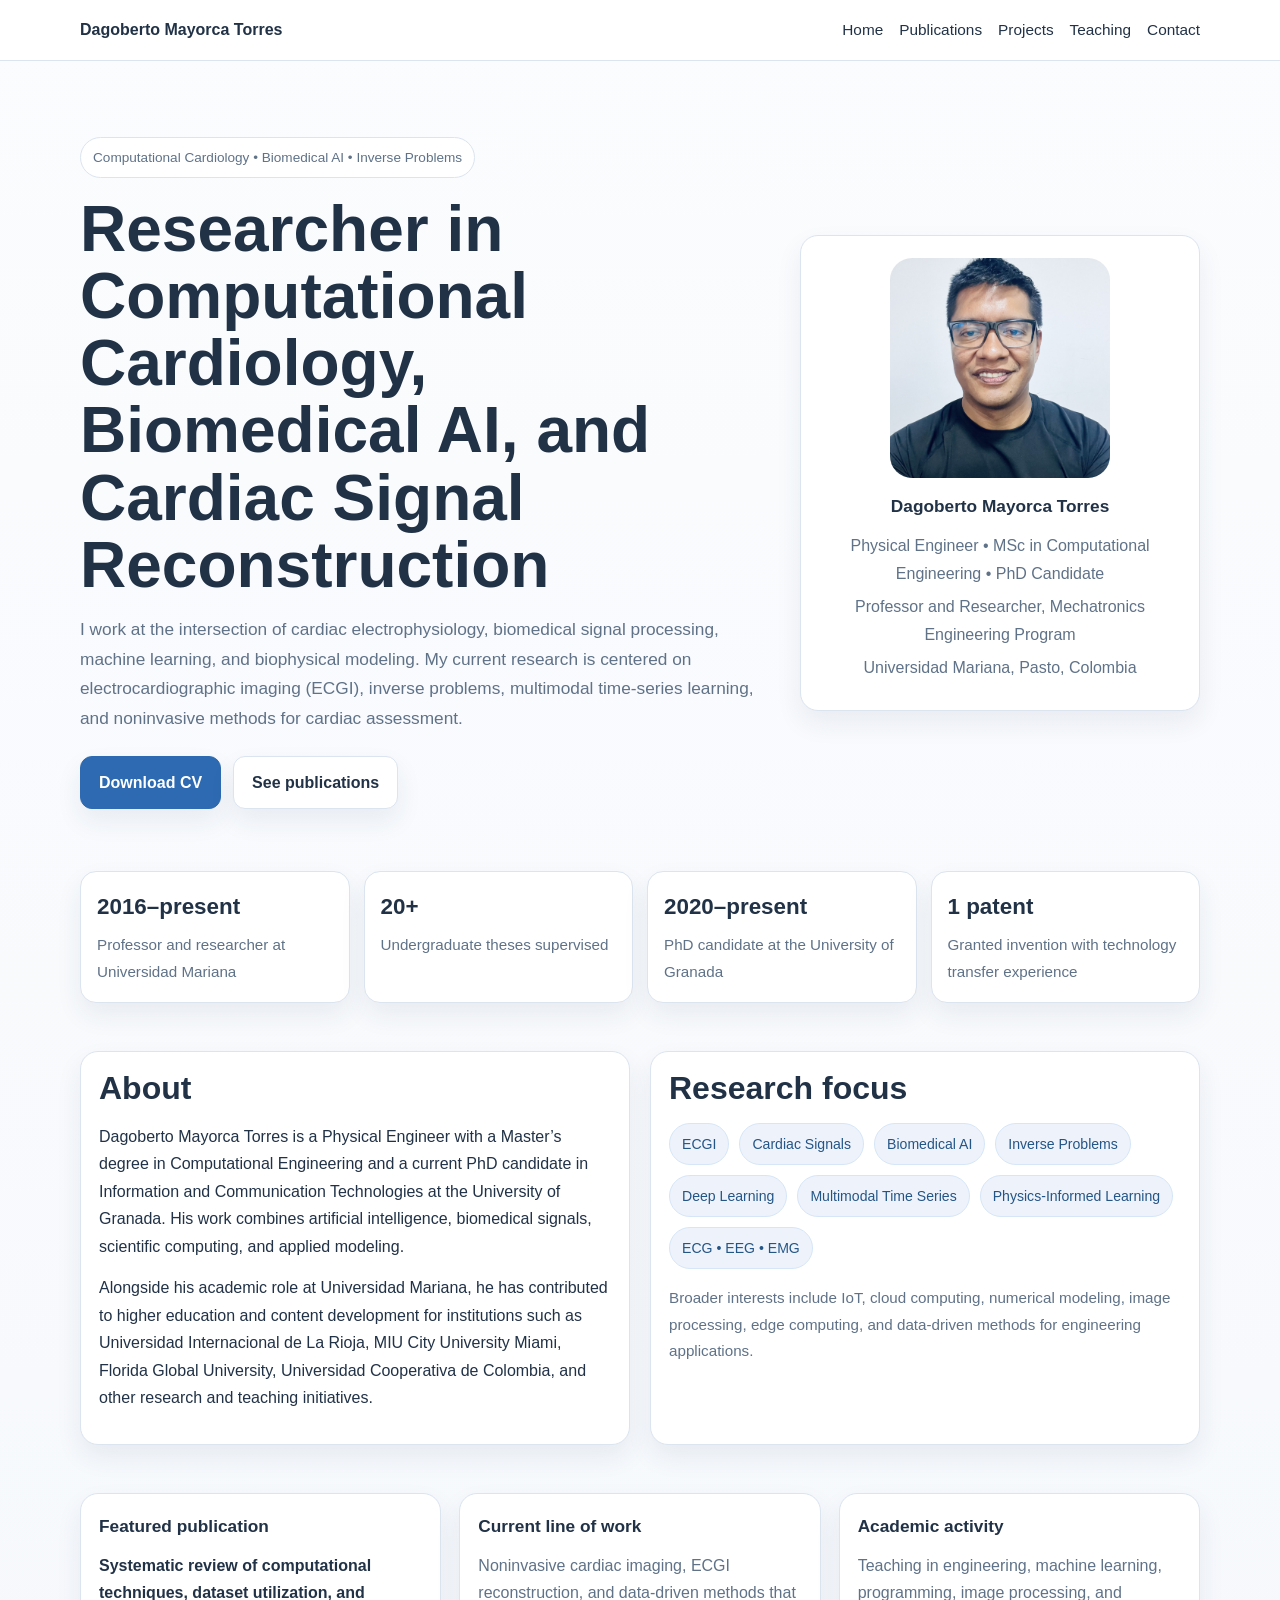
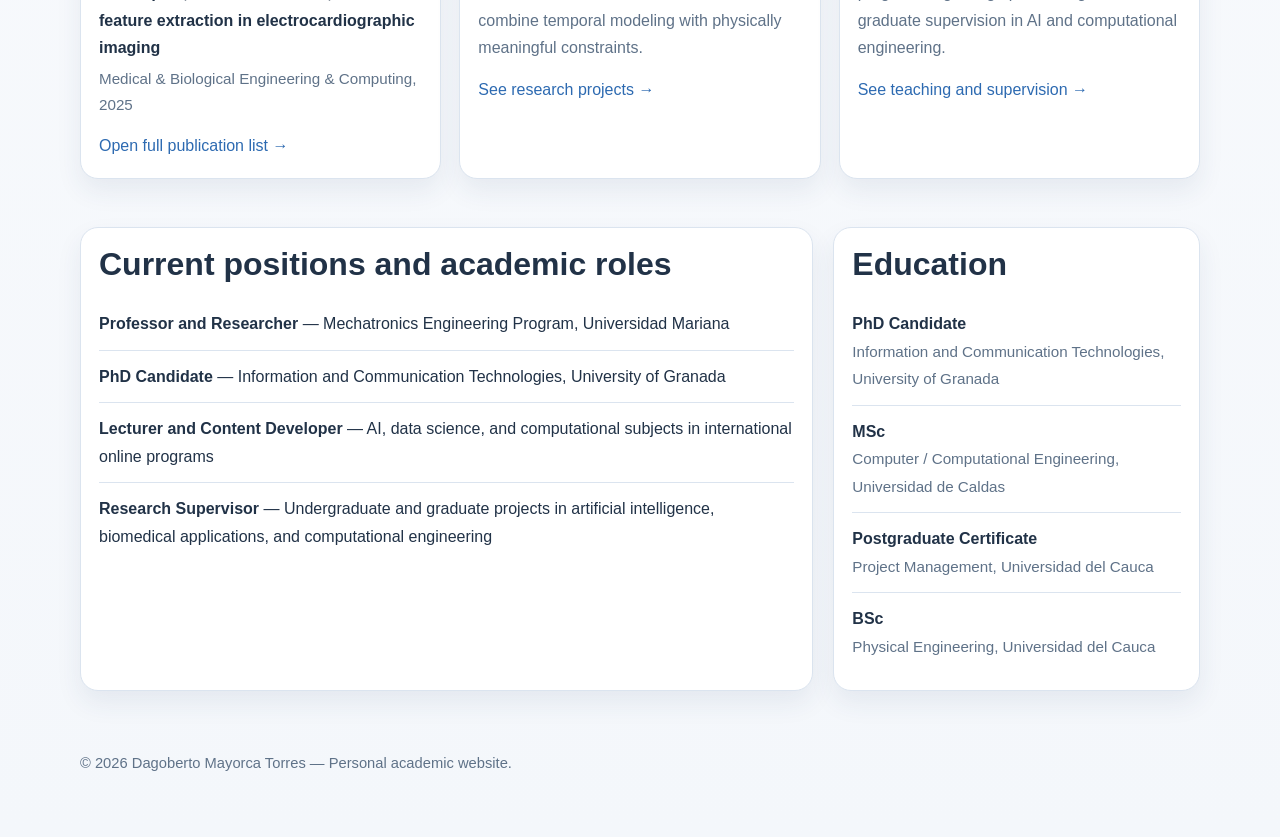
<file: index.html>
<!DOCTYPE html>
<html lang="en">
<head>
  <meta charset="UTF-8" />
  <meta name="viewport" content="width=device-width, initial-scale=1.0" />
  <title>Dagoberto Mayorca Torres | Computational Cardiology & Biomedical AI</title>
  <meta name="description" content="Personal academic website of Dagoberto Mayorca Torres, researcher in computational cardiology, biomedical AI, ECGI, inverse problems, and cardiac signal reconstruction." />
  <link rel="stylesheet" href="style.css" />
</head>
<body>
<header>
  <div class="container nav">
    <div class="brand">Dagoberto Mayorca Torres</div>
    <nav class="nav-links">
      <a href="index.html">Home</a>
      <a href="publications.html">Publications</a>
      <a href="projects.html">Projects</a>
      <a href="teaching.html">Teaching</a>
      <a href="contact.html">Contact</a>
    </nav>
  </div>
</header>

<section class="hero">
  <div class="container hero-grid">
    <div>
      <div class="badge">Computational Cardiology • Biomedical AI • Inverse Problems</div>
      <h1>Researcher in Computational Cardiology, Biomedical AI, and Cardiac Signal Reconstruction</h1>
      <p class="lead">
        I work at the intersection of cardiac electrophysiology, biomedical signal processing,
        machine learning, and biophysical modeling. My current research is centered on electrocardiographic
        imaging (ECGI), inverse problems, multimodal time-series learning, and noninvasive methods for cardiac assessment.
      </p>
      <div class="actions">
        <a class="btn primary" href="CV_Mayorca_Torres_v6.pdf" target="_blank">Download CV</a>
        <a class="btn" href="publications.html">See publications</a>
      </div>
    </div>

    <aside class="card profile-card">
      <img src="profile.jpg" alt="Dagoberto Mayorca Torres" />
      <h3>Dagoberto Mayorca Torres</h3>
      <p>Physical Engineer • MSc in Computational Engineering • PhD Candidate</p>
      <p>Professor and Researcher, Mechatronics Engineering Program</p>
      <p>Universidad Mariana, Pasto, Colombia</p>
    </aside>
  </div>
</section>

<section>
  <div class="container kpis">
    <div class="kpi"><strong>2016–present</strong><span class="muted small">Professor and researcher at Universidad Mariana</span></div>
    <div class="kpi"><strong>20+</strong><span class="muted small">Undergraduate theses supervised</span></div>
    <div class="kpi"><strong>2020–present</strong><span class="muted small">PhD candidate at the University of Granada</span></div>
    <div class="kpi"><strong>1 patent</strong><span class="muted small">Granted invention with technology transfer experience</span></div>
  </div>
</section>

<section>
  <div class="container grid-2">
    <div class="item">
      <h2>About</h2>
      <p>
        Dagoberto Mayorca Torres is a Physical Engineer with a Master’s degree in Computational Engineering and
        a current PhD candidate in Information and Communication Technologies at the University of Granada.
        His work combines artificial intelligence, biomedical signals, scientific computing, and applied modeling.
      </p>
      <p>
        Alongside his academic role at Universidad Mariana, he has contributed to higher education and content development
        for institutions such as Universidad Internacional de La Rioja, MIU City University Miami, Florida Global University,
        Universidad Cooperativa de Colombia, and other research and teaching initiatives.
      </p>
    </div>
    <div class="item">
      <h2>Research focus</h2>
      <div class="taglist">
        <span class="tag">ECGI</span>
        <span class="tag">Cardiac Signals</span>
        <span class="tag">Biomedical AI</span>
        <span class="tag">Inverse Problems</span>
        <span class="tag">Deep Learning</span>
        <span class="tag">Multimodal Time Series</span>
        <span class="tag">Physics-Informed Learning</span>
        <span class="tag">ECG • EEG • EMG</span>
      </div>
      <p class="muted small" style="margin-top:16px;">
        Broader interests include IoT, cloud computing, numerical modeling, image processing,
        edge computing, and data-driven methods for engineering applications.
      </p>
    </div>
  </div>
</section>

<section>
  <div class="container grid-3">
    <div class="item">
      <h3>Featured publication</h3>
      <p class="pub-title">Systematic review of computational techniques, dataset utilization, and feature extraction in electrocardiographic imaging</p>
      <p class="pub-meta">Medical &amp; Biological Engineering &amp; Computing, 2025</p>
      <a href="publications.html">Open full publication list →</a>
    </div>
    <div class="item">
      <h3>Current line of work</h3>
      <p class="muted">Noninvasive cardiac imaging, ECGI reconstruction, and data-driven methods that combine temporal modeling with physically meaningful constraints.</p>
      <a href="projects.html">See research projects →</a>
    </div>
    <div class="item">
      <h3>Academic activity</h3>
      <p class="muted">Teaching in engineering, machine learning, programming, image processing, and graduate supervision in AI and computational engineering.</p>
      <a href="teaching.html">See teaching and supervision →</a>
    </div>
  </div>
</section>

<section>
  <div class="container two-col">
    <div class="item">
      <h2>Current positions and academic roles</h2>
      <ul class="list">
        <li><strong>Professor and Researcher</strong> — Mechatronics Engineering Program, Universidad Mariana</li>
        <li><strong>PhD Candidate</strong> — Information and Communication Technologies, University of Granada</li>
        <li><strong>Lecturer and Content Developer</strong> — AI, data science, and computational subjects in international online programs</li>
        <li><strong>Research Supervisor</strong> — Undergraduate and graduate projects in artificial intelligence, biomedical applications, and computational engineering</li>
      </ul>
    </div>
    <div class="item">
      <h2>Education</h2>
      <ul class="list">
        <li><strong>PhD Candidate</strong><br><span class="muted small">Information and Communication Technologies, University of Granada</span></li>
        <li><strong>MSc</strong><br><span class="muted small">Computer / Computational Engineering, Universidad de Caldas</span></li>
        <li><strong>Postgraduate Certificate</strong><br><span class="muted small">Project Management, Universidad del Cauca</span></li>
        <li><strong>BSc</strong><br><span class="muted small">Physical Engineering, Universidad del Cauca</span></li>
      </ul>
    </div>
  </div>
</section>

<footer>
  <div class="container">© 2026 Dagoberto Mayorca Torres — Personal academic website.</div>
</footer>
</body>
</html>
</file>
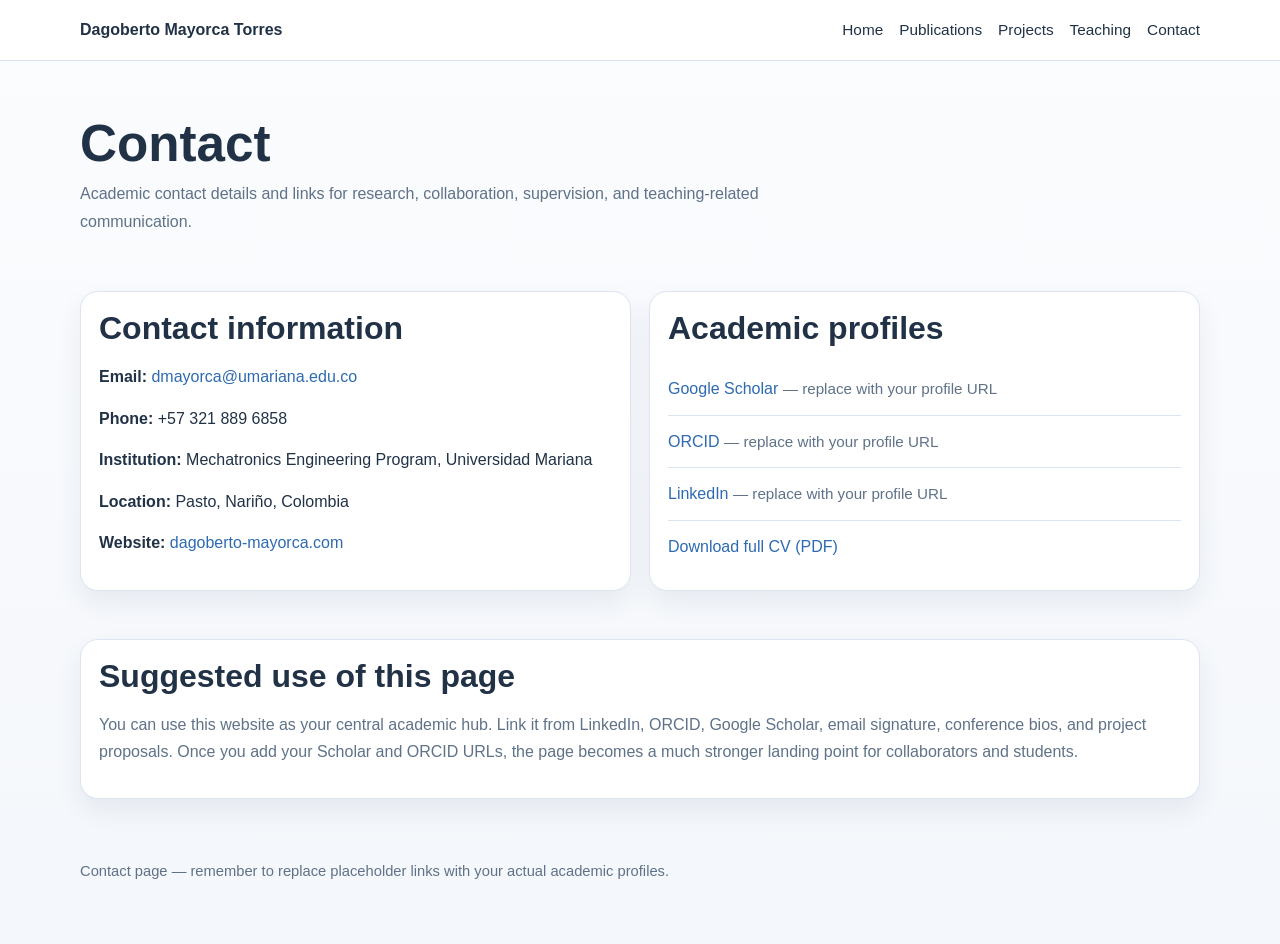
<file: contact.html>
<!DOCTYPE html>
<html lang="en">
<head>
  <meta charset="UTF-8" />
  <meta name="viewport" content="width=device-width, initial-scale=1.0" />
  <title>Contact | Dagoberto Mayorca Torres</title>
  <link rel="stylesheet" href="style.css" />
</head>
<body>
<header>
  <div class="container nav">
    <div class="brand">Dagoberto Mayorca Torres</div>
    <nav class="nav-links">
      <a href="index.html">Home</a>
      <a href="publications.html">Publications</a>
      <a href="projects.html">Projects</a>
      <a href="teaching.html">Teaching</a>
      <a href="contact.html">Contact</a>
    </nav>
  </div>
</header>

<section class="page-header">
  <div class="container">
    <h1>Contact</h1>
    <p class="kicker">Academic contact details and links for research, collaboration, supervision, and teaching-related communication.</p>
  </div>
</section>

<section>
  <div class="container contact-grid">
    <div class="item">
      <h2>Contact information</h2>
      <p><strong>Email:</strong> <a href="mailto:dmayorca@umariana.edu.co">dmayorca@umariana.edu.co</a></p>
      <p><strong>Phone:</strong> +57 321 889 6858</p>
      <p><strong>Institution:</strong> Mechatronics Engineering Program, Universidad Mariana</p>
      <p><strong>Location:</strong> Pasto, Nariño, Colombia</p>
      <p><strong>Website:</strong> <a href="https://dagoberto-mayorca.com">dagoberto-mayorca.com</a></p>
    </div>
    <div class="item">
      <h2>Academic profiles</h2>
      <ul class="list">
        <li><a href="#" target="_blank">Google Scholar</a> <span class="muted small">— replace with your profile URL</span></li>
        <li><a href="#" target="_blank">ORCID</a> <span class="muted small">— replace with your profile URL</span></li>
        <li><a href="#" target="_blank">LinkedIn</a> <span class="muted small">— replace with your profile URL</span></li>
        <li><a href="CV_Mayorca_Torres_v6.pdf" target="_blank">Download full CV (PDF)</a></li>
      </ul>
    </div>
  </div>
</section>

<section>
  <div class="container item">
    <h2>Suggested use of this page</h2>
    <p class="muted">You can use this website as your central academic hub. Link it from LinkedIn, ORCID, Google Scholar, email signature, conference bios, and project proposals. Once you add your Scholar and ORCID URLs, the page becomes a much stronger landing point for collaborators and students.</p>
  </div>
</section>

<footer>
  <div class="container">Contact page — remember to replace placeholder links with your actual academic profiles.</div>
</footer>
</body>
</html>
</file>
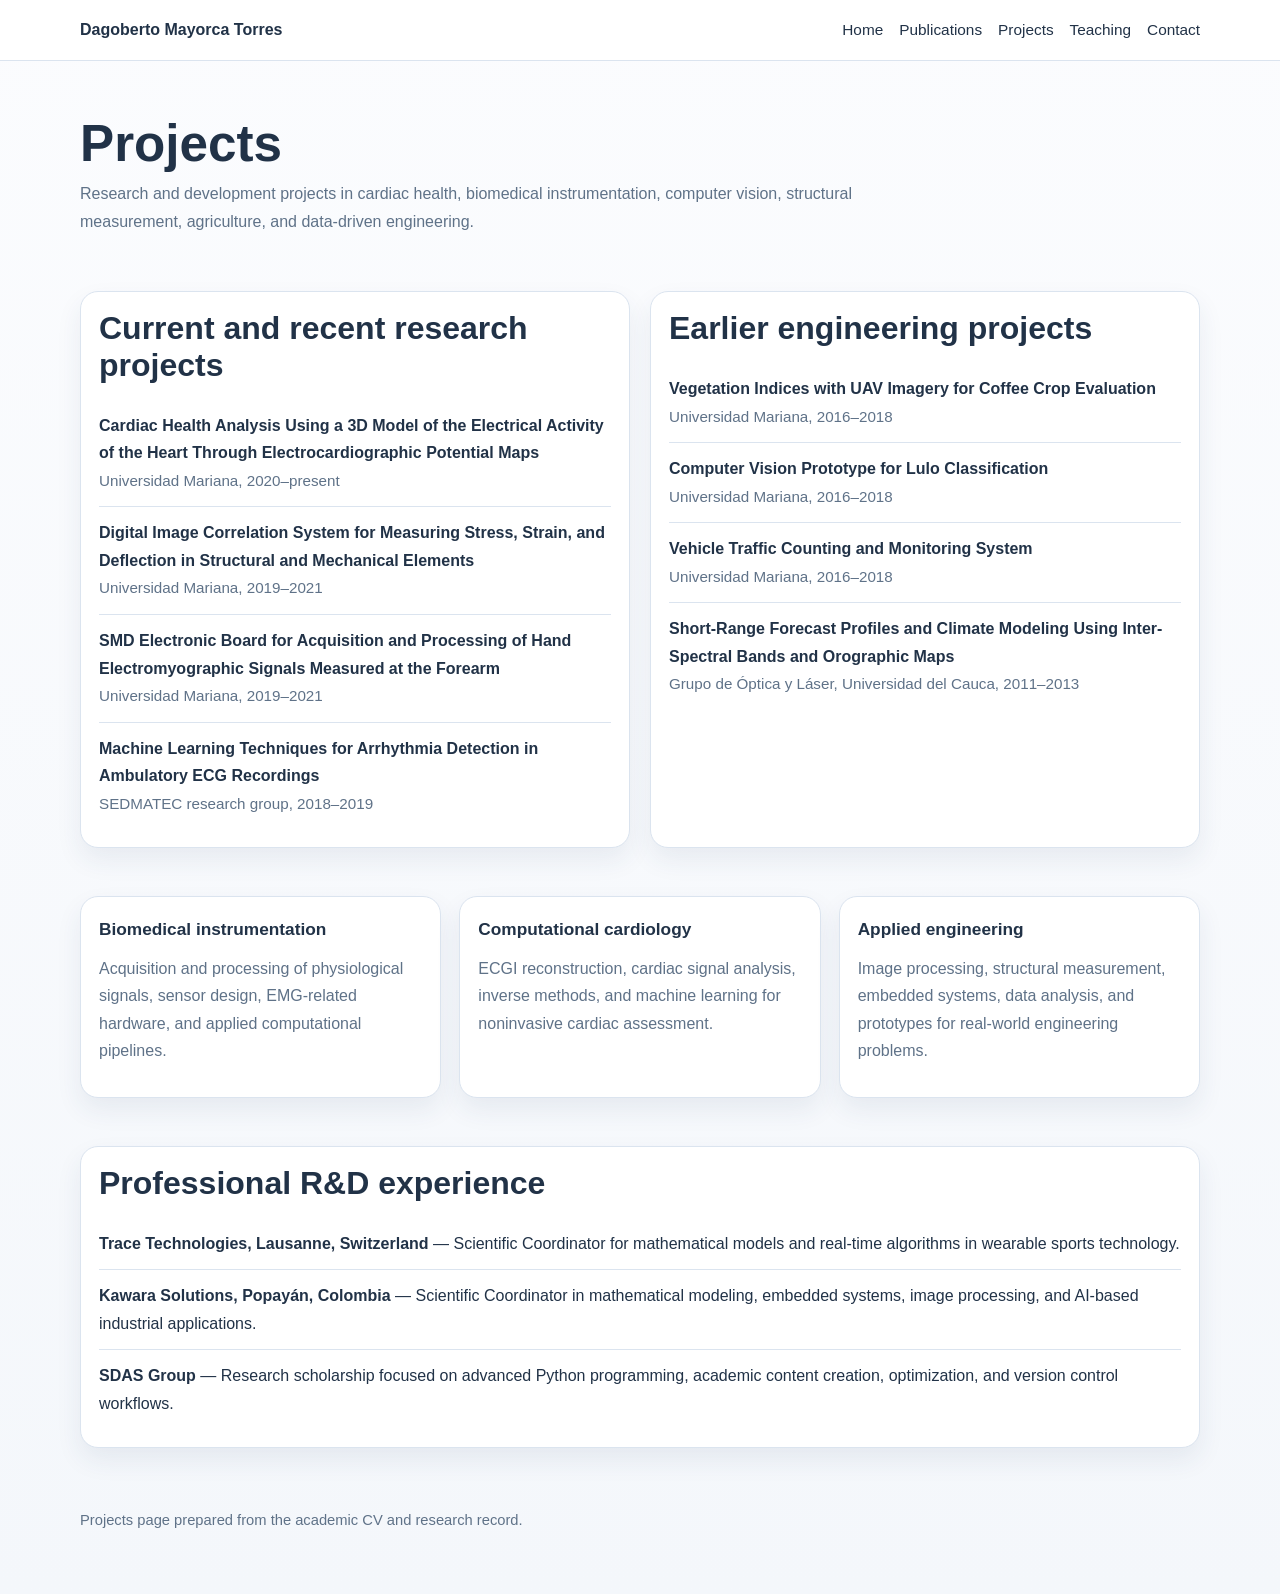
<file: projects.html>
<!DOCTYPE html>
<html lang="en">
<head>
  <meta charset="UTF-8" />
  <meta name="viewport" content="width=device-width, initial-scale=1.0" />
  <title>Projects | Dagoberto Mayorca Torres</title>
  <link rel="stylesheet" href="style.css" />
</head>
<body>
<header>
  <div class="container nav">
    <div class="brand">Dagoberto Mayorca Torres</div>
    <nav class="nav-links">
      <a href="index.html">Home</a>
      <a href="publications.html">Publications</a>
      <a href="projects.html">Projects</a>
      <a href="teaching.html">Teaching</a>
      <a href="contact.html">Contact</a>
    </nav>
  </div>
</header>

<section class="page-header">
  <div class="container">
    <h1>Projects</h1>
    <p class="kicker">Research and development projects in cardiac health, biomedical instrumentation, computer vision, structural measurement, agriculture, and data-driven engineering.</p>
  </div>
</section>

<section>
  <div class="container grid-2">
    <div class="item">
      <h2>Current and recent research projects</h2>
      <ul class="list">
        <li><strong>Cardiac Health Analysis Using a 3D Model of the Electrical Activity of the Heart Through Electrocardiographic Potential Maps</strong><br><span class="muted small">Universidad Mariana, 2020–present</span></li>
        <li><strong>Digital Image Correlation System for Measuring Stress, Strain, and Deflection in Structural and Mechanical Elements</strong><br><span class="muted small">Universidad Mariana, 2019–2021</span></li>
        <li><strong>SMD Electronic Board for Acquisition and Processing of Hand Electromyographic Signals Measured at the Forearm</strong><br><span class="muted small">Universidad Mariana, 2019–2021</span></li>
        <li><strong>Machine Learning Techniques for Arrhythmia Detection in Ambulatory ECG Recordings</strong><br><span class="muted small">SEDMATEC research group, 2018–2019</span></li>
      </ul>
    </div>
    <div class="item">
      <h2>Earlier engineering projects</h2>
      <ul class="list">
        <li><strong>Vegetation Indices with UAV Imagery for Coffee Crop Evaluation</strong><br><span class="muted small">Universidad Mariana, 2016–2018</span></li>
        <li><strong>Computer Vision Prototype for Lulo Classification</strong><br><span class="muted small">Universidad Mariana, 2016–2018</span></li>
        <li><strong>Vehicle Traffic Counting and Monitoring System</strong><br><span class="muted small">Universidad Mariana, 2016–2018</span></li>
        <li><strong>Short-Range Forecast Profiles and Climate Modeling Using Inter-Spectral Bands and Orographic Maps</strong><br><span class="muted small">Grupo de Óptica y Láser, Universidad del Cauca, 2011–2013</span></li>
      </ul>
    </div>
  </div>
</section>

<section>
  <div class="container grid-3">
    <div class="item">
      <h3>Biomedical instrumentation</h3>
      <p class="muted">Acquisition and processing of physiological signals, sensor design, EMG-related hardware, and applied computational pipelines.</p>
    </div>
    <div class="item">
      <h3>Computational cardiology</h3>
      <p class="muted">ECGI reconstruction, cardiac signal analysis, inverse methods, and machine learning for noninvasive cardiac assessment.</p>
    </div>
    <div class="item">
      <h3>Applied engineering</h3>
      <p class="muted">Image processing, structural measurement, embedded systems, data analysis, and prototypes for real-world engineering problems.</p>
    </div>
  </div>
</section>

<section>
  <div class="container item">
    <h2>Professional R&amp;D experience</h2>
    <ul class="list">
      <li><strong>Trace Technologies, Lausanne, Switzerland</strong> — Scientific Coordinator for mathematical models and real-time algorithms in wearable sports technology.</li>
      <li><strong>Kawara Solutions, Popayán, Colombia</strong> — Scientific Coordinator in mathematical modeling, embedded systems, image processing, and AI-based industrial applications.</li>
      <li><strong>SDAS Group</strong> — Research scholarship focused on advanced Python programming, academic content creation, optimization, and version control workflows.</li>
    </ul>
  </div>
</section>

<footer>
  <div class="container">Projects page prepared from the academic CV and research record.</div>
</footer>
</body>
</html>
</file>
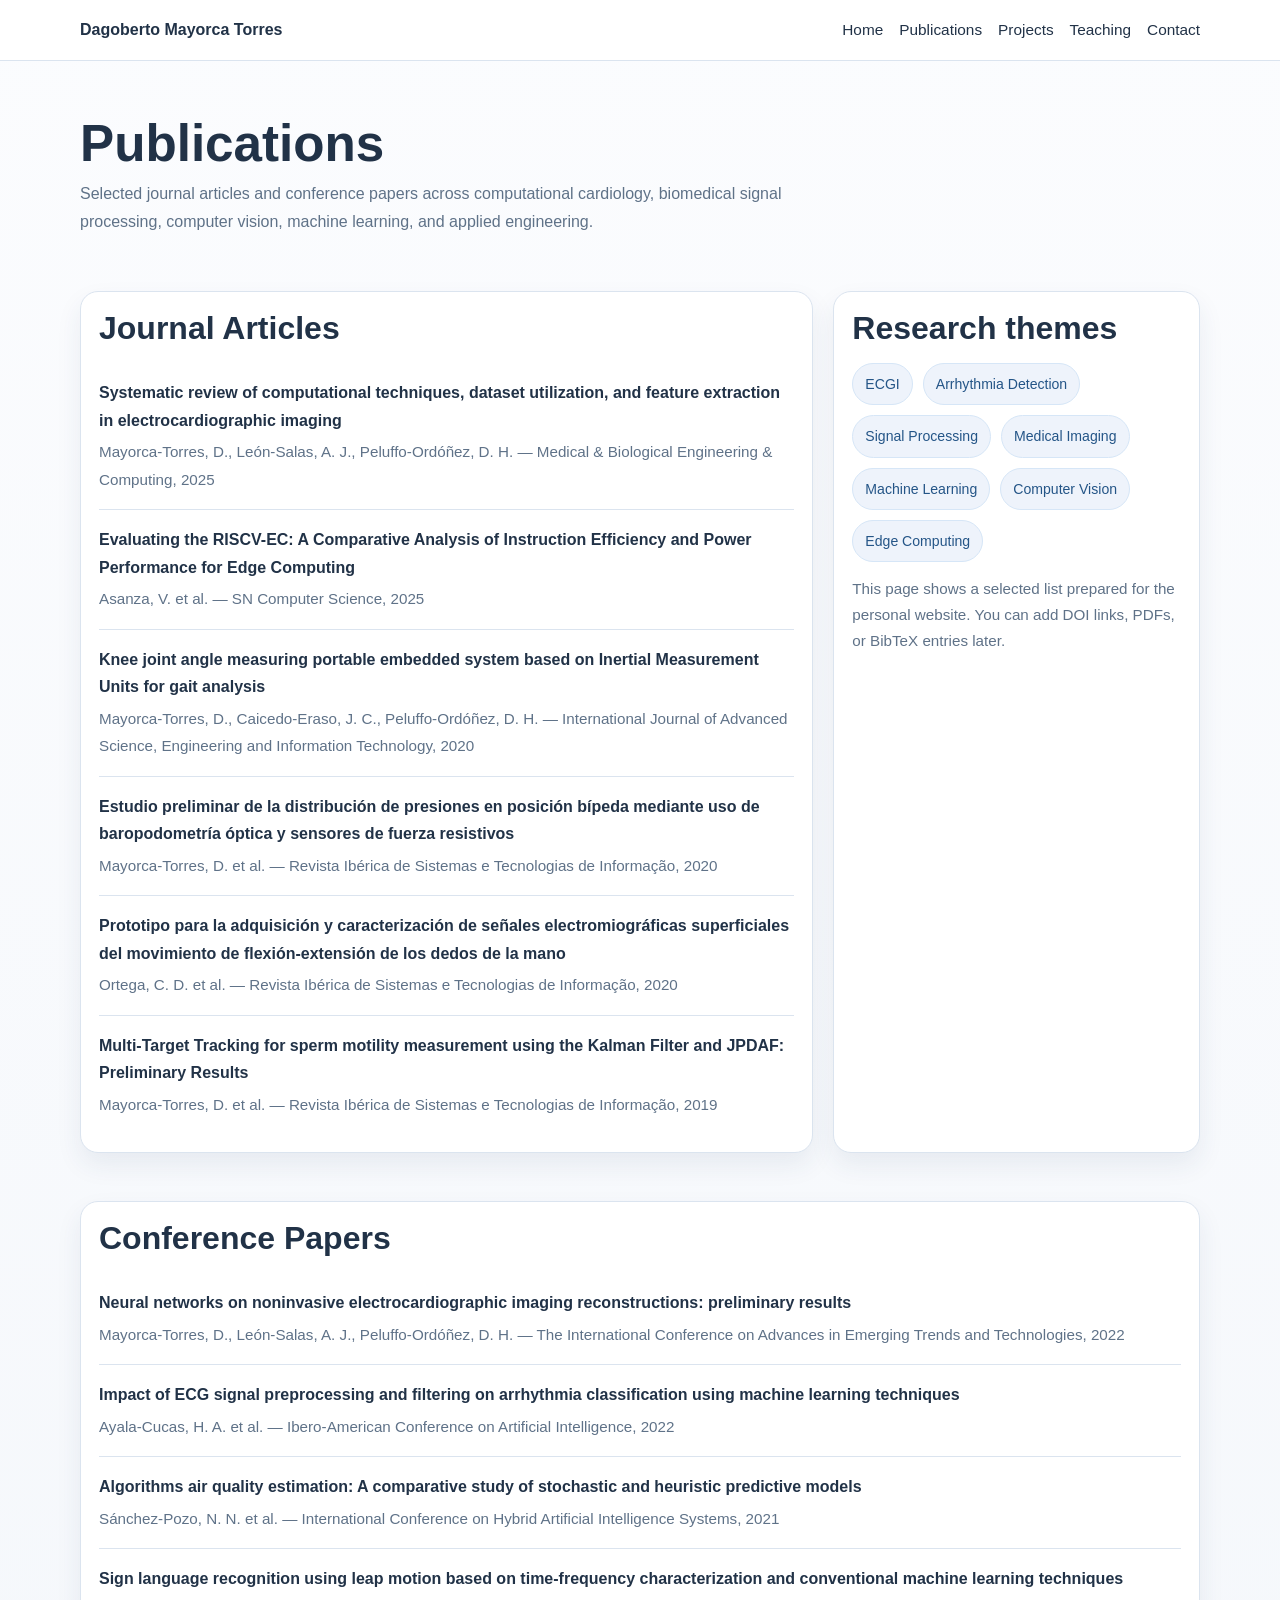
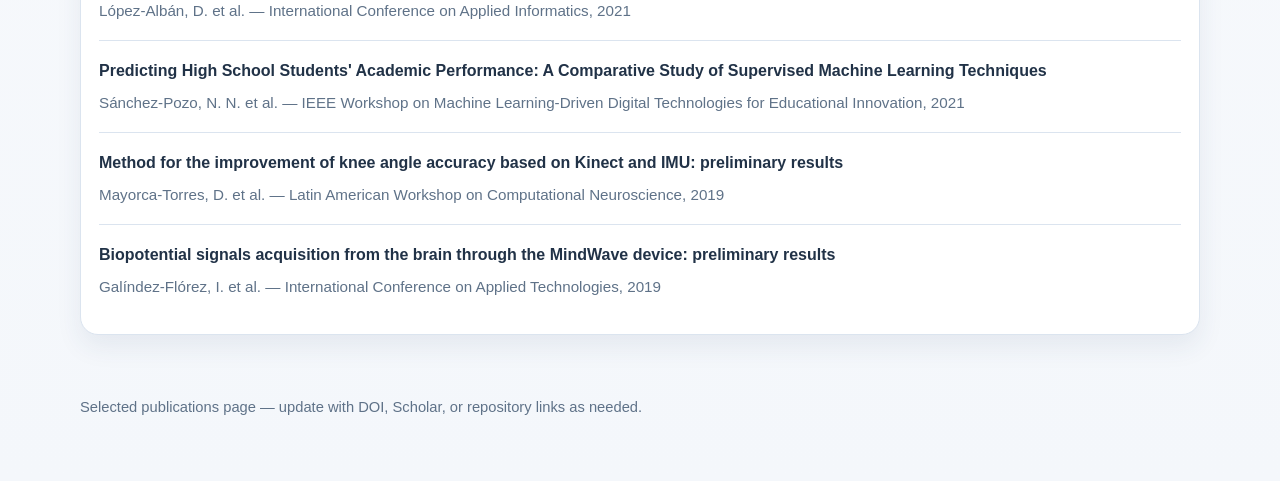
<file: publications.html>
<!DOCTYPE html>
<html lang="en">
<head>
  <meta charset="UTF-8" />
  <meta name="viewport" content="width=device-width, initial-scale=1.0" />
  <title>Publications | Dagoberto Mayorca Torres</title>
  <link rel="stylesheet" href="style.css" />
</head>
<body>
<header>
  <div class="container nav">
    <div class="brand">Dagoberto Mayorca Torres</div>
    <nav class="nav-links">
      <a href="index.html">Home</a>
      <a href="publications.html">Publications</a>
      <a href="projects.html">Projects</a>
      <a href="teaching.html">Teaching</a>
      <a href="contact.html">Contact</a>
    </nav>
  </div>
</header>

<section class="page-header">
  <div class="container">
    <h1>Publications</h1>
    <p class="kicker">Selected journal articles and conference papers across computational cardiology, biomedical signal processing, computer vision, machine learning, and applied engineering.</p>
  </div>
</section>

<section>
  <div class="container two-col">
    <div class="item">
      <h2>Journal Articles</h2>
      <ul class="pub-list">
        <li>
          <span class="pub-title">Systematic review of computational techniques, dataset utilization, and feature extraction in electrocardiographic imaging</span>
          <span class="pub-meta">Mayorca-Torres, D., León-Salas, A. J., Peluffo-Ordóñez, D. H. — Medical &amp; Biological Engineering &amp; Computing, 2025</span>
        </li>
        <li>
          <span class="pub-title">Evaluating the RISCV-EC: A Comparative Analysis of Instruction Efficiency and Power Performance for Edge Computing</span>
          <span class="pub-meta">Asanza, V. et al. — SN Computer Science, 2025</span>
        </li>
        <li>
          <span class="pub-title">Knee joint angle measuring portable embedded system based on Inertial Measurement Units for gait analysis</span>
          <span class="pub-meta">Mayorca-Torres, D., Caicedo-Eraso, J. C., Peluffo-Ordóñez, D. H. — International Journal of Advanced Science, Engineering and Information Technology, 2020</span>
        </li>
        <li>
          <span class="pub-title">Estudio preliminar de la distribución de presiones en posición bípeda mediante uso de baropodometría óptica y sensores de fuerza resistivos</span>
          <span class="pub-meta">Mayorca-Torres, D. et al. — Revista Ibérica de Sistemas e Tecnologias de Informação, 2020</span>
        </li>
        <li>
          <span class="pub-title">Prototipo para la adquisición y caracterización de señales electromiográficas superficiales del movimiento de flexión-extensión de los dedos de la mano</span>
          <span class="pub-meta">Ortega, C. D. et al. — Revista Ibérica de Sistemas e Tecnologias de Informação, 2020</span>
        </li>
        <li>
          <span class="pub-title">Multi-Target Tracking for sperm motility measurement using the Kalman Filter and JPDAF: Preliminary Results</span>
          <span class="pub-meta">Mayorca-Torres, D. et al. — Revista Ibérica de Sistemas e Tecnologias de Informação, 2019</span>
        </li>
      </ul>
    </div>

    <aside class="item">
      <h2>Research themes</h2>
      <div class="taglist">
        <span class="tag">ECGI</span>
        <span class="tag">Arrhythmia Detection</span>
        <span class="tag">Signal Processing</span>
        <span class="tag">Medical Imaging</span>
        <span class="tag">Machine Learning</span>
        <span class="tag">Computer Vision</span>
        <span class="tag">Edge Computing</span>
      </div>
      <p class="muted small" style="margin-top:14px;">This page shows a selected list prepared for the personal website. You can add DOI links, PDFs, or BibTeX entries later.</p>
    </aside>
  </div>
</section>

<section>
  <div class="container item">
    <h2>Conference Papers</h2>
    <ul class="pub-list">
      <li>
        <span class="pub-title">Neural networks on noninvasive electrocardiographic imaging reconstructions: preliminary results</span>
        <span class="pub-meta">Mayorca-Torres, D., León-Salas, A. J., Peluffo-Ordóñez, D. H. — The International Conference on Advances in Emerging Trends and Technologies, 2022</span>
      </li>
      <li>
        <span class="pub-title">Impact of ECG signal preprocessing and filtering on arrhythmia classification using machine learning techniques</span>
        <span class="pub-meta">Ayala-Cucas, H. A. et al. — Ibero-American Conference on Artificial Intelligence, 2022</span>
      </li>
      <li>
        <span class="pub-title">Algorithms air quality estimation: A comparative study of stochastic and heuristic predictive models</span>
        <span class="pub-meta">Sánchez-Pozo, N. N. et al. — International Conference on Hybrid Artificial Intelligence Systems, 2021</span>
      </li>
      <li>
        <span class="pub-title">Sign language recognition using leap motion based on time-frequency characterization and conventional machine learning techniques</span>
        <span class="pub-meta">López-Albán, D. et al. — International Conference on Applied Informatics, 2021</span>
      </li>
      <li>
        <span class="pub-title">Predicting High School Students' Academic Performance: A Comparative Study of Supervised Machine Learning Techniques</span>
        <span class="pub-meta">Sánchez-Pozo, N. N. et al. — IEEE Workshop on Machine Learning-Driven Digital Technologies for Educational Innovation, 2021</span>
      </li>
      <li>
        <span class="pub-title">Method for the improvement of knee angle accuracy based on Kinect and IMU: preliminary results</span>
        <span class="pub-meta">Mayorca-Torres, D. et al. — Latin American Workshop on Computational Neuroscience, 2019</span>
      </li>
      <li>
        <span class="pub-title">Biopotential signals acquisition from the brain through the MindWave device: preliminary results</span>
        <span class="pub-meta">Galíndez-Flórez, I. et al. — International Conference on Applied Technologies, 2019</span>
      </li>
    </ul>
  </div>
</section>

<footer>
  <div class="container">Selected publications page — update with DOI, Scholar, or repository links as needed.</div>
</footer>
</body>
</html>
</file>
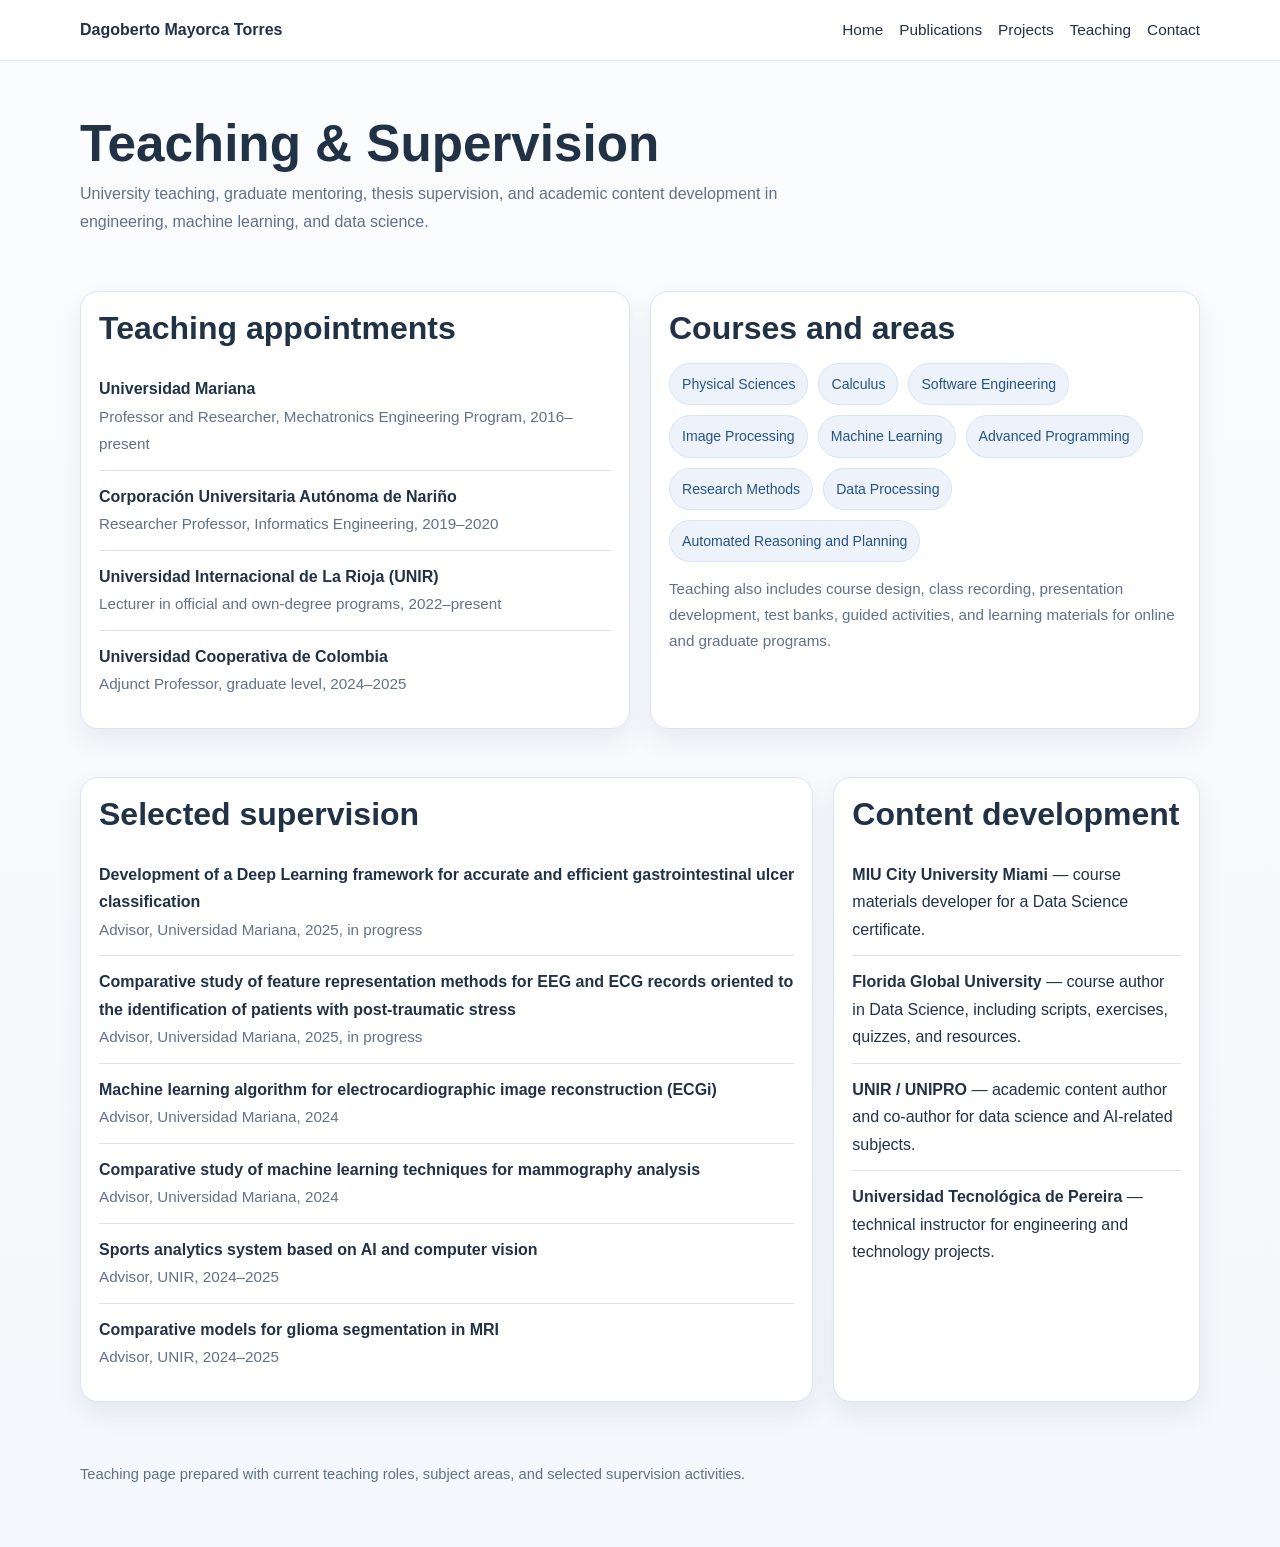
<file: teaching.html>
<!DOCTYPE html>
<html lang="en">
<head>
  <meta charset="UTF-8" />
  <meta name="viewport" content="width=device-width, initial-scale=1.0" />
  <title>Teaching | Dagoberto Mayorca Torres</title>
  <link rel="stylesheet" href="style.css" />
</head>
<body>
<header>
  <div class="container nav">
    <div class="brand">Dagoberto Mayorca Torres</div>
    <nav class="nav-links">
      <a href="index.html">Home</a>
      <a href="publications.html">Publications</a>
      <a href="projects.html">Projects</a>
      <a href="teaching.html">Teaching</a>
      <a href="contact.html">Contact</a>
    </nav>
  </div>
</header>

<section class="page-header">
  <div class="container">
    <h1>Teaching &amp; Supervision</h1>
    <p class="kicker">University teaching, graduate mentoring, thesis supervision, and academic content development in engineering, machine learning, and data science.</p>
  </div>
</section>

<section>
  <div class="container grid-2">
    <div class="item">
      <h2>Teaching appointments</h2>
      <ul class="list">
        <li><strong>Universidad Mariana</strong><br><span class="muted small">Professor and Researcher, Mechatronics Engineering Program, 2016–present</span></li>
        <li><strong>Corporación Universitaria Autónoma de Nariño</strong><br><span class="muted small">Researcher Professor, Informatics Engineering, 2019–2020</span></li>
        <li><strong>Universidad Internacional de La Rioja (UNIR)</strong><br><span class="muted small">Lecturer in official and own-degree programs, 2022–present</span></li>
        <li><strong>Universidad Cooperativa de Colombia</strong><br><span class="muted small">Adjunct Professor, graduate level, 2024–2025</span></li>
      </ul>
    </div>
    <div class="item">
      <h2>Courses and areas</h2>
      <div class="taglist">
        <span class="tag">Physical Sciences</span>
        <span class="tag">Calculus</span>
        <span class="tag">Software Engineering</span>
        <span class="tag">Image Processing</span>
        <span class="tag">Machine Learning</span>
        <span class="tag">Advanced Programming</span>
        <span class="tag">Research Methods</span>
        <span class="tag">Data Processing</span>
        <span class="tag">Automated Reasoning and Planning</span>
      </div>
      <p class="muted small" style="margin-top:14px;">Teaching also includes course design, class recording, presentation development, test banks, guided activities, and learning materials for online and graduate programs.</p>
    </div>
  </div>
</section>

<section>
  <div class="container two-col">
    <div class="item">
      <h2>Selected supervision</h2>
      <ul class="list">
        <li><strong>Development of a Deep Learning framework for accurate and efficient gastrointestinal ulcer classification</strong><br><span class="muted small">Advisor, Universidad Mariana, 2025, in progress</span></li>
        <li><strong>Comparative study of feature representation methods for EEG and ECG records oriented to the identification of patients with post-traumatic stress</strong><br><span class="muted small">Advisor, Universidad Mariana, 2025, in progress</span></li>
        <li><strong>Machine learning algorithm for electrocardiographic image reconstruction (ECGi)</strong><br><span class="muted small">Advisor, Universidad Mariana, 2024</span></li>
        <li><strong>Comparative study of machine learning techniques for mammography analysis</strong><br><span class="muted small">Advisor, Universidad Mariana, 2024</span></li>
        <li><strong>Sports analytics system based on AI and computer vision</strong><br><span class="muted small">Advisor, UNIR, 2024–2025</span></li>
        <li><strong>Comparative models for glioma segmentation in MRI</strong><br><span class="muted small">Advisor, UNIR, 2024–2025</span></li>
      </ul>
    </div>
    <aside class="item">
      <h2>Content development</h2>
      <ul class="list">
        <li><strong>MIU City University Miami</strong> — course materials developer for a Data Science certificate.</li>
        <li><strong>Florida Global University</strong> — course author in Data Science, including scripts, exercises, quizzes, and resources.</li>
        <li><strong>UNIR / UNIPRO</strong> — academic content author and co-author for data science and AI-related subjects.</li>
        <li><strong>Universidad Tecnológica de Pereira</strong> — technical instructor for engineering and technology projects.</li>
      </ul>
    </aside>
  </div>
</section>

<footer>
  <div class="container">Teaching page prepared with current teaching roles, subject areas, and selected supervision activities.</div>
</footer>
</body>
</html>
</file>
<file: style.css>
:root{
  --bg:#f6f8fc;
  --surface:#ffffff;
  --surface-2:#eef3fb;
  --text:#213247;
  --muted:#5f7288;
  --primary:#2d6ab1;
  --primary-dark:#245587;
  --line:#dbe4ef;
  --shadow:0 12px 26px rgba(34,61,96,.08);
  --max:1120px;
}
*{box-sizing:border-box}
html{scroll-behavior:smooth}
body{margin:0;font-family:Arial,Helvetica,sans-serif;background:linear-gradient(180deg,#fbfcfe 0%,#f4f7fb 100%);color:var(--text);line-height:1.72}
a{color:var(--primary);text-decoration:none}
a:hover{text-decoration:underline}
img{max-width:100%;display:block}
.container{width:min(var(--max),92%);margin:0 auto}
header{position:sticky;top:0;z-index:30;background:rgba(255,255,255,.9);backdrop-filter:blur(12px);border-bottom:1px solid var(--line)}
.nav{display:flex;align-items:center;justify-content:space-between;gap:16px;padding:16px 0}
.brand{font-weight:700;color:var(--text)}
.nav-links{display:flex;gap:16px;flex-wrap:wrap}
.nav-links a{color:var(--text);font-size:.96rem}
.hero{padding:76px 0 38px}
.hero-grid{display:grid;grid-template-columns:1.35fr .78fr;gap:28px;align-items:center}
.badge{display:inline-block;padding:8px 12px;border:1px solid var(--line);border-radius:999px;background:var(--surface);color:var(--muted);font-size:.85rem;margin-bottom:18px}
h1{font-size:clamp(2.35rem,5vw,4.25rem);line-height:1.05;margin:0 0 16px}
h2{font-size:2rem;line-height:1.15;margin:0 0 16px}
h3{margin:0 0 10px;font-size:1.08rem}
p{margin:0 0 14px}
.lead{font-size:1.08rem;color:var(--muted);max-width:760px;margin-bottom:22px}
.actions{display:flex;gap:12px;flex-wrap:wrap}
.btn{display:inline-block;padding:12px 18px;border-radius:12px;border:1px solid var(--line);background:var(--surface);color:var(--text);font-weight:700;box-shadow:var(--shadow)}
.btn.primary{background:var(--primary);border-color:var(--primary);color:#fff}
.btn.primary:hover{background:var(--primary-dark);text-decoration:none}
.btn:hover{text-decoration:none}
.card,.item{background:var(--surface);border:1px solid var(--line);border-radius:18px;box-shadow:var(--shadow)}
.card{padding:22px}
.item{padding:18px}
.profile-card{text-align:center}
.profile-card img{width:220px;height:220px;object-fit:cover;border-radius:22px;margin:0 auto 14px;background:var(--surface-2)}
.profile-card p{margin:6px 0;color:var(--muted)}
section{padding:24px 0}
.grid-2{display:grid;grid-template-columns:1fr 1fr;gap:20px}
.grid-3{display:grid;grid-template-columns:repeat(3,1fr);gap:18px}
.kpis{display:grid;grid-template-columns:repeat(4,1fr);gap:14px}
.kpi{background:var(--surface);border:1px solid var(--line);border-radius:16px;padding:16px;box-shadow:var(--shadow)}
.kpi strong{display:block;font-size:1.4rem;margin-bottom:4px}
.muted{color:var(--muted)}
.small{font-size:.95rem}
.taglist{display:flex;gap:10px;flex-wrap:wrap}
.tag{padding:8px 12px;border-radius:999px;background:var(--surface-2);border:1px solid #d6e6f7;color:var(--primary-dark);font-size:.88rem}
.list,.pub-list{list-style:none;padding:0;margin:0}
.list li,.pub-list li{padding:12px 0;border-bottom:1px solid var(--line)}
.list li:last-child,.pub-list li:last-child{border-bottom:none}
.pub-list li{padding:16px 0}
.pub-title{font-weight:700;color:var(--text);display:block;margin-bottom:4px}
.pub-meta{color:var(--muted);font-size:.95rem}
.page-header{padding:56px 0 18px}
.page-header h1{font-size:clamp(2rem,4vw,3.2rem);margin-bottom:10px}
.kicker{color:var(--muted);max-width:780px}
.two-col{display:grid;grid-template-columns:2fr 1fr;gap:20px}
.contact-grid{display:grid;grid-template-columns:1fr 1fr;gap:18px}
footer{padding:36px 0 60px;color:var(--muted);font-size:.92rem}
@media (max-width:950px){.hero-grid,.grid-2,.grid-3,.kpis,.two-col,.contact-grid{grid-template-columns:1fr}.nav{align-items:flex-start;flex-direction:column}}
</file>
